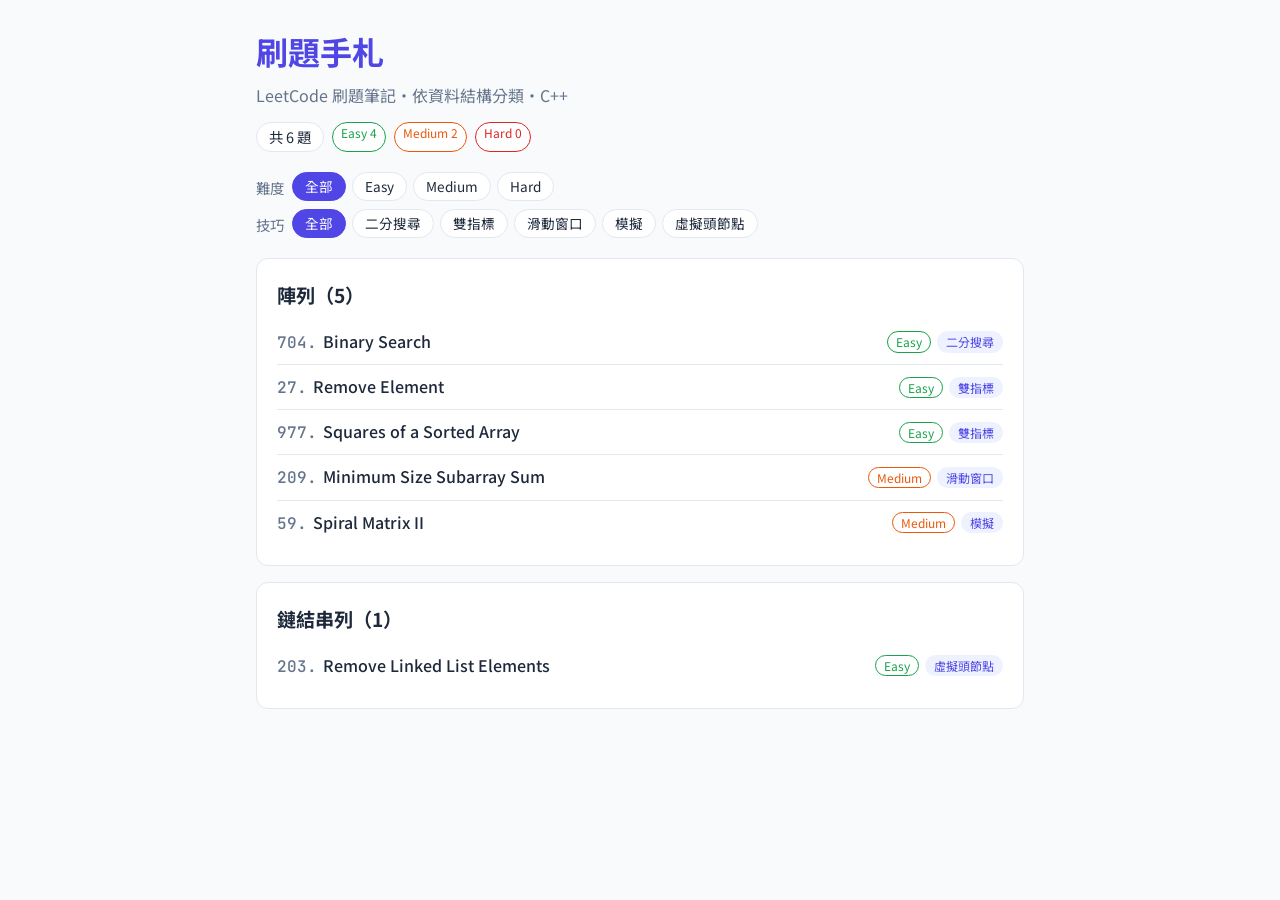
<file: index.html>
<!doctype html>
<html lang="zh-Hant">
<head>
  <meta charset="utf-8">
  <meta name="viewport" content="width=device-width, initial-scale=1">
  <title>刷題手札</title>
  <meta name="description" content="LeetCode 刷題筆記，依資料結構分類，C++ 解法。">
  <link rel="preconnect" href="https://fonts.googleapis.com">
  <link rel="preconnect" href="https://fonts.gstatic.com" crossorigin>
  <link rel="stylesheet" href="https://fonts.googleapis.com/css2?family=JetBrains+Mono:wght@400;600&family=Noto+Sans+TC:wght@400;500;700&display=swap">
  <link rel="stylesheet" href="assets/style.css">
</head>
<body>
  <main class="container">
    <header class="site">
      <h1>刷題手札</h1>
      <p class="subtitle">LeetCode 刷題筆記・依資料結構分類・C++</p>
      <div id="stats" class="stats"></div>
    </header>
    <section class="filters" aria-label="篩選">
      <div class="filter-row">
        <span class="filter-label">難度</span>
        <div id="difficulty-filter" class="chips"></div>
      </div>
      <div class="filter-row">
        <span class="filter-label">技巧</span>
        <div id="tag-filter" class="chips"></div>
      </div>
    </section>
    <div id="chapters"><p class="loading">載入中…</p></div>
  </main>
  <script src="assets/home.js"></script>
</body>
</html>
</file>
<file: assets/style.css>
:root {
  --primary: #4f46e5;
  --primary-soft: #eef2ff;
  --bg: #f8fafc;
  --card: #ffffff;
  --text: #1e293b;
  --muted: #64748b;
  --border: #e2e8f0;
  --easy: #16a34a;
  --medium: #ea580c;
  --hard: #dc2626;
  --code-bg: #f1f5f9;
  --ai-bg: #fefce8;
  --ai-border: #ca8a04;
  --error: #dc2626;
  --radius: 12px;
  --font-body: "Noto Sans TC", system-ui, -apple-system, "Segoe UI", sans-serif;
  --font-mono: "JetBrains Mono", ui-monospace, Consolas, monospace;
  color-scheme: light;
}

@media (prefers-color-scheme: dark) {
  :root {
    --primary: #818cf8;
    --primary-soft: #1e1b4b;
    --bg: #0f172a;
    --card: #1e293b;
    --text: #e2e8f0;
    --muted: #94a3b8;
    --border: #334155;
    --easy: #4ade80;
    --medium: #fb923c;
    --hard: #f87171;
    --code-bg: #0b1220;
    --ai-bg: #2a2410;
    --ai-border: #facc15;
    --error: #f87171;
    color-scheme: dark;
  }
}

* { box-sizing: border-box; }

body {
  margin: 0;
  background: var(--bg);
  color: var(--text);
  font-family: var(--font-body);
  line-height: 1.7;
  overflow-wrap: anywhere;
}

a { color: var(--primary); }

.container { max-width: 800px; margin: 0 auto; padding: 24px 16px 48px; }

.card {
  background: var(--card);
  border: 1px solid var(--border);
  border-radius: var(--radius);
  padding: 20px;
  margin-bottom: 16px;
}

/* ---------- 首頁 ---------- */
.site h1 { margin: 0; font-size: 2rem; color: var(--primary); }
.subtitle { margin: 4px 0 12px; color: var(--muted); }

.stats { display: flex; flex-wrap: wrap; gap: 8px; margin-bottom: 20px; }
.stat {
  padding: 2px 12px;
  border-radius: 999px;
  border: 1px solid var(--border);
  background: var(--card);
  font-size: 0.9rem;
}

.filters { margin-bottom: 20px; }
.filter-row { display: flex; align-items: flex-start; gap: 8px; margin-bottom: 8px; }
.filter-label { flex: none; padding-top: 4px; color: var(--muted); font-size: 0.9rem; }
.chips { display: flex; flex-wrap: wrap; gap: 6px; }
.chip {
  font: inherit;
  font-size: 0.85rem;
  padding: 2px 12px;
  border-radius: 999px;
  border: 1px solid var(--border);
  background: var(--card);
  color: var(--text);
  cursor: pointer;
}
.chip:hover { border-color: var(--primary); }
.chip.active { background: var(--primary); border-color: var(--primary); color: #ffffff; }

.chapter h2 { margin: 0 0 8px; font-size: 1.2rem; }
.problem-list { list-style: none; margin: 0; padding: 0; }
.problem-item {
  display: flex;
  flex-wrap: wrap;
  align-items: center;
  justify-content: space-between;
  gap: 4px 12px;
  padding: 8px 0;
  border-top: 1px solid var(--border);
}
.problem-item:first-child { border-top: none; }
.problem-link { text-decoration: none; color: var(--text); font-weight: 500; }
.problem-link:hover .problem-title { color: var(--primary); text-decoration: underline; }
.problem-no { font-family: var(--font-mono); color: var(--muted); margin-right: 6px; }
.problem-meta { display: flex; flex-wrap: wrap; gap: 6px; }

.badge, .tag {
  display: inline-block;
  font-size: 0.75rem;
  line-height: 1.6;
  padding: 0 8px;
  border-radius: 999px;
  border: 1px solid currentColor;
}
.badge.easy { color: var(--easy); }
.badge.medium { color: var(--medium); }
.badge.hard { color: var(--hard); }
.tag { color: var(--primary); background: var(--primary-soft); border-color: transparent; }

.empty, .loading { color: var(--muted); }
.error { color: var(--error); font-weight: 500; }

/* ---------- 題目頁 ---------- */
.top-nav { margin-bottom: 12px; }
.top-nav a { text-decoration: none; font-weight: 500; }

.article h1 { margin-top: 0; font-size: 1.6rem; }
.article h2 {
  font-size: 1.25rem;
  margin-top: 32px;
  padding-bottom: 4px;
  border-bottom: 2px solid var(--primary-soft);
}
.article h3 { font-size: 1.05rem; margin-top: 24px; }
.article code { font-family: var(--font-mono); font-size: 0.9em; font-variant-ligatures: none; }
.article :not(pre) > code {
  background: var(--code-bg);
  padding: 1px 6px;
  border-radius: 6px;
}
.article pre {
  background: var(--code-bg);
  padding: 14px 16px;
  border-radius: 8px;
  overflow-x: auto;
  line-height: 1.5;
}
.article pre code.hljs { background: transparent; padding: 0; }
.article table { display: block; max-width: 100%; overflow-x: auto; border-collapse: collapse; }
.article th, .article td { border: 1px solid var(--border); padding: 6px 12px; text-align: left; }
.article th { background: var(--code-bg); }
.article blockquote {
  margin: 16px 0;
  padding: 8px 16px;
  border-left: 4px solid var(--border);
  color: var(--muted);
}
.article blockquote p { margin: 4px 0; }
.article blockquote.ai-note {
  background: var(--ai-bg);
  border-left-color: var(--ai-border);
  border-radius: 0 8px 8px 0;
  color: var(--text);
}
.article img { max-width: 100%; }

.pager { display: flex; justify-content: space-between; gap: 12px; flex-wrap: wrap; }
.pager-link {
  flex: 1 1 200px;
  padding: 12px 16px;
  background: var(--card);
  border: 1px solid var(--border);
  border-radius: var(--radius);
  text-decoration: none;
}
.pager-link:hover { border-color: var(--primary); }
.pager-link.next { text-align: right; }
</file>
